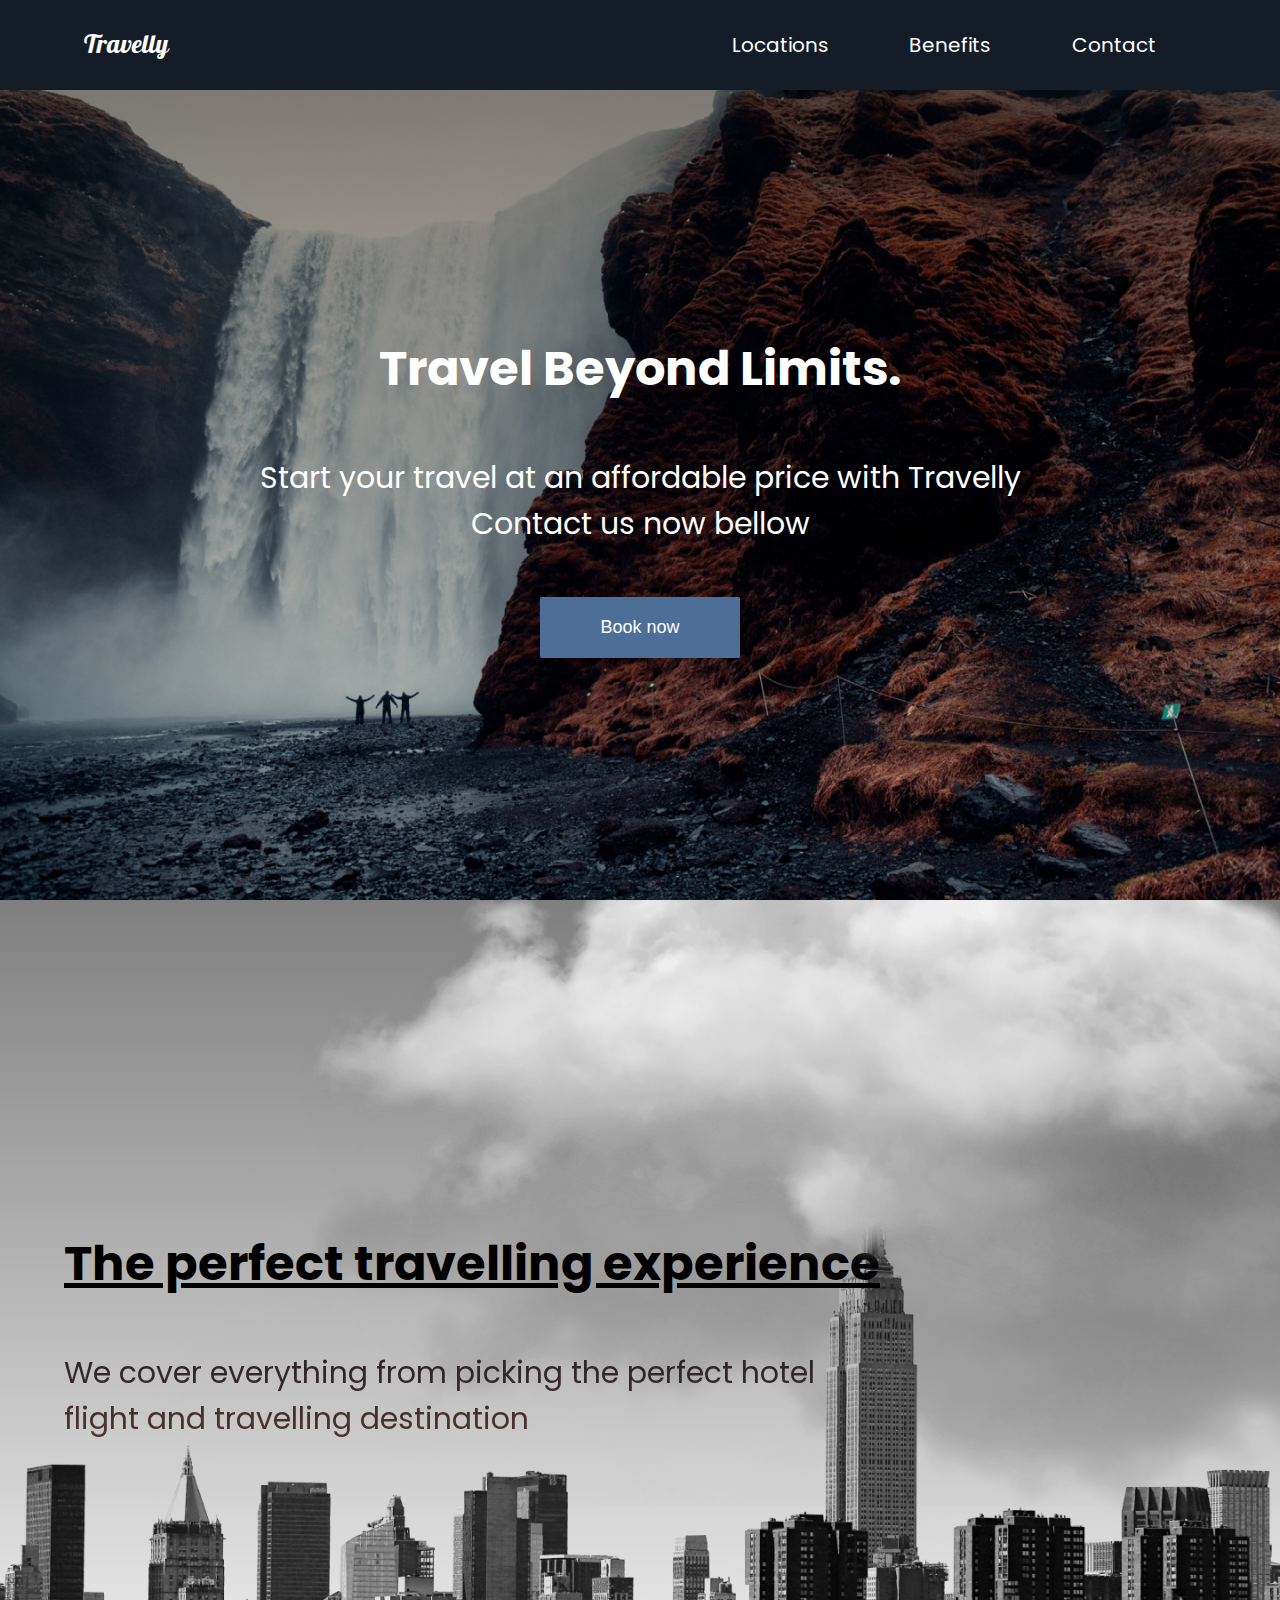
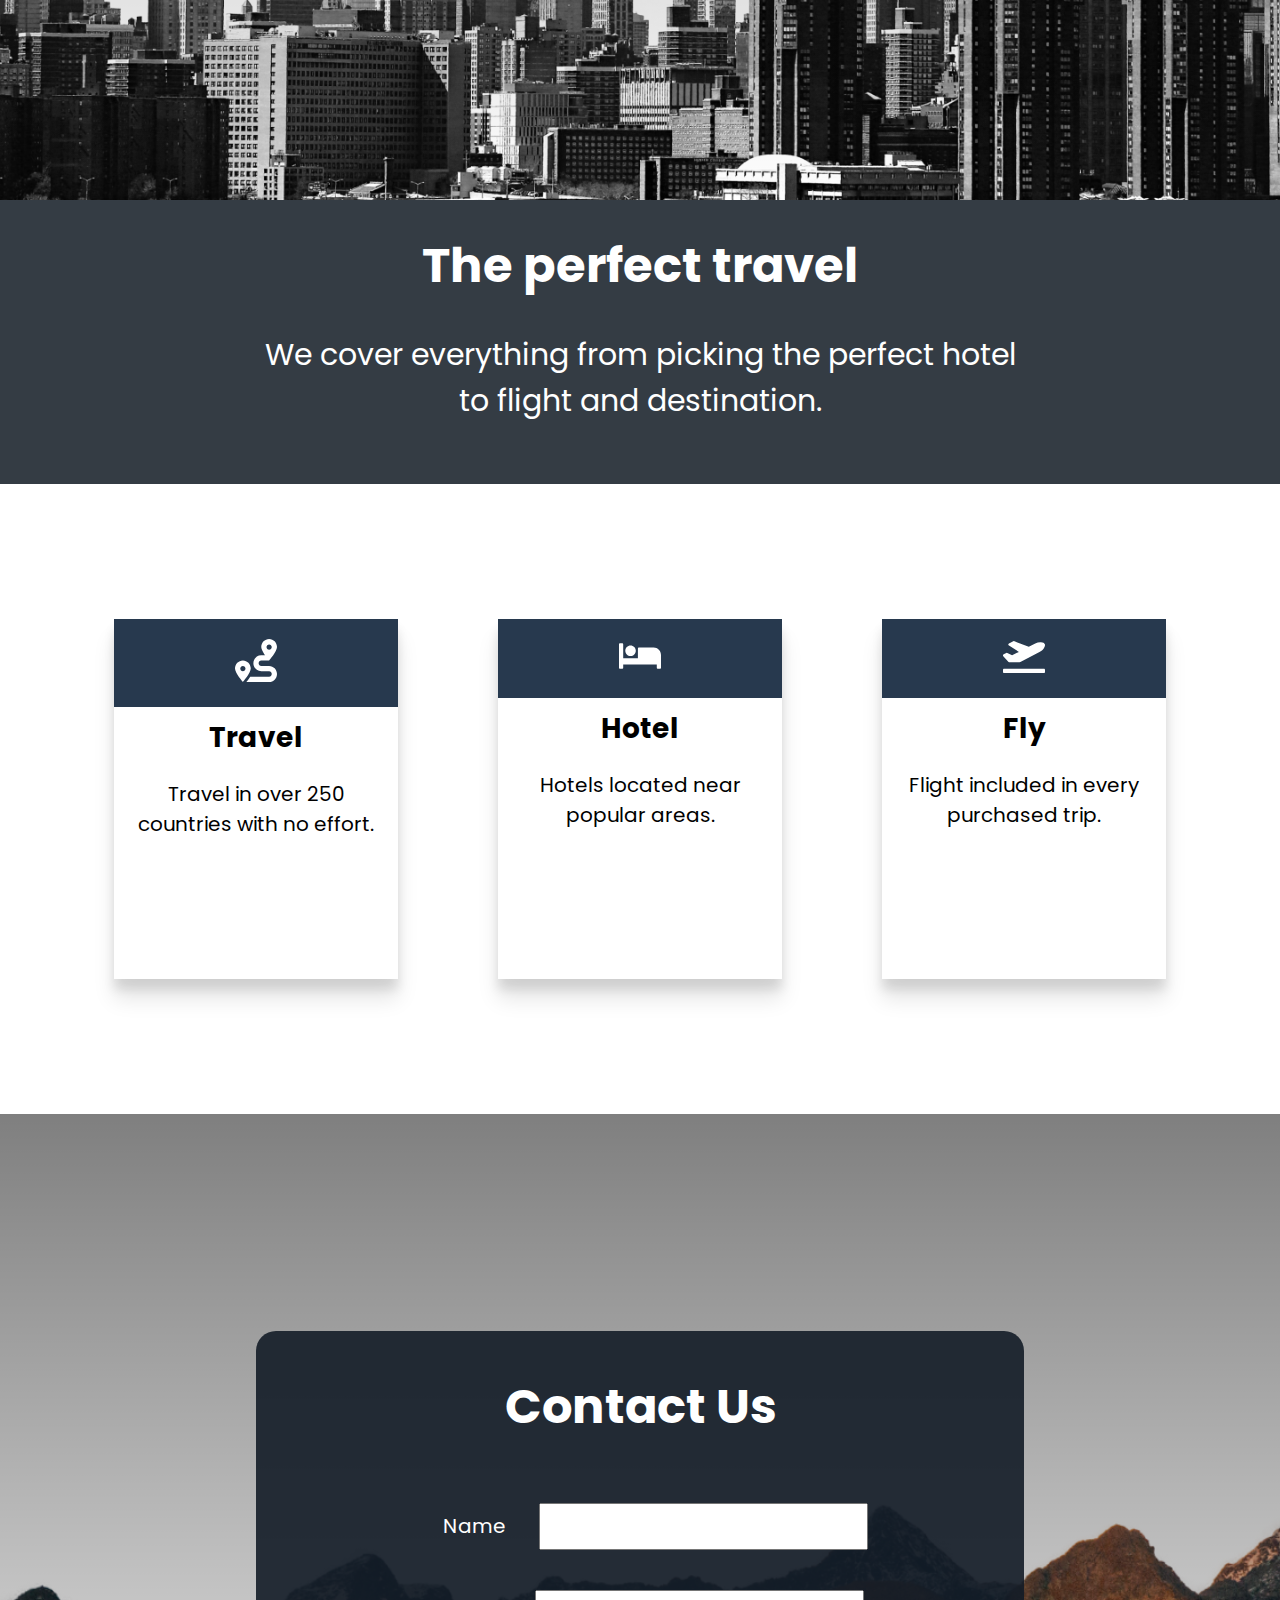
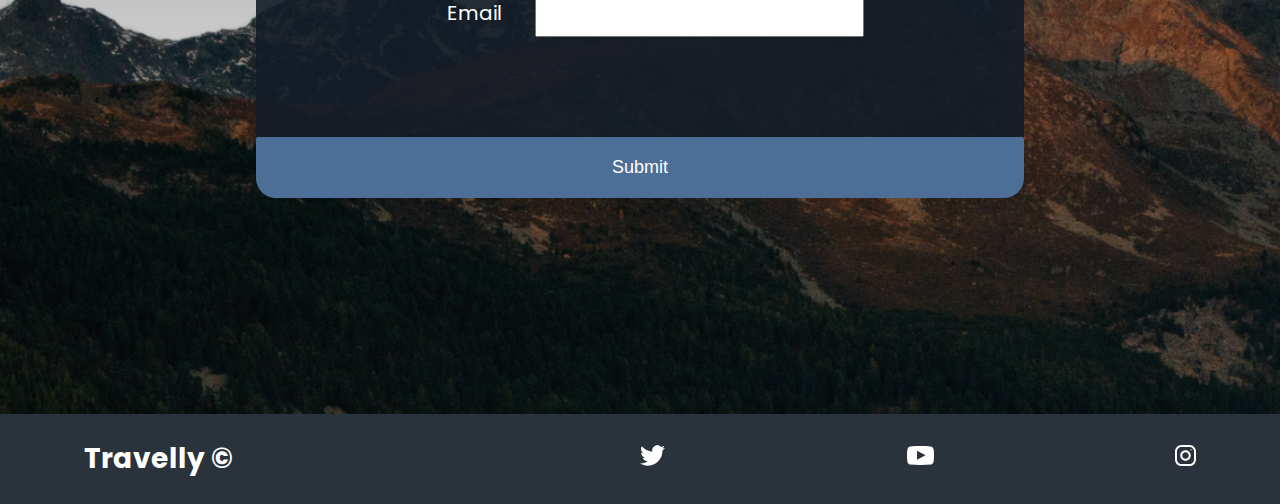
<file: index.html>
<!DOCTYPE html>
<html lang="en">
  <head>
    <meta charset="UTF-8" />
    <meta http-equiv="X-UA-Compatible" content="IE=edge" />
    <meta name="viewport" content="width=device-width, initial-scale=1.0" />
    <meta
      name="description"
      content="Travelly is a travel agency to help you book your ideal vacation"
    />
    <meta name="robots" content="index,follow" />
    <link rel="icon" href="/icons/airplane.svg" />
    <link href="https://fonts.googleapis.com/css2?family=Pattaya&family=Poppins:wght@400;500&display=swap" rel="stylesheet">
    <link rel="stylesheet" href="/style.css" />
    <title>Travelly | Travel Agency</title>
  </head>
  <body>
    <header class="main-head">
      <nav>
        <h1 id="logo">Travelly</h1>
        <ul>
          <li><a href="#locations">Locations</a></li>
          <li><a href="#benefits">Benefits</a></li>
          <li><a href="#contact">Contact</a></li>
        </ul>
      </nav>
    </header>
    <section class="hero">
      <h2>Travel Beyond Limits.</h2>
      <h3>Start your travel at an affordable price with Travelly <br />Contact us now bellow</h3>
      <button>Book now</button>
    </section>
    <section id="locations">
      <header class="locations-head">
        <h2>The perfect travelling experience</h2>
        <h3>We cover everything from picking the perfect hotel <br />flight and travelling destination</h3>
        <img src="/img/cloud.png" class="moving-cloud-1 cloud">
        <img src="/img/cloud.png" class="moving-cloud-2 cloud">
      </header>
    </section>
    <section id="benefits">
      <header class="benefits-head">
        <h2>The perfect travel</h2>
        <h3>We cover everything from picking the perfect hotel <br /> to flight and destination.</h3>
      </header>
      <div class="cards">
        <div class="card">
          <div class="card-icon">
            <img src="/icons/route-solid.svg" alt="">
          </div>
          <h4>Travel</h4>
          <p>Travel in over 250 countries with no effort.</p>
        </div>
        <div class="card">
          <div class="card-icon">
            <img src="/icons/bed-solid.svg" alt="">
          </div>
          <h4>Hotel</h4>
          <p>Hotels located near popular areas.</p>
        </div>
        <div class="card">
          <div class="card-icon">
            <img src="/icons/plane-departure-solid.svg" alt="">
          </div>  
          <h4>Fly</h4>
          <p>Flight included in every purchased trip.</p>
        </div>
      </div>
    </section>
    <section id="contact">
      <div class="form-wrapper">
        <header class="form-head">
          <h2>Contact Us</h2>
        </header>
        <form action="https://formspree.io/f/mwkaypna"
        method="POST">
          <div class="name-form">
            <label for="name">Name</label>
            <input type="text" name="name" required>
          </div>
          <div class="email-form">
            <label for="email">Email</label>
            <input type="email" required name="_replyto">
          </div>
          <button value="Send" type="submit">Submit</button>
        </form>
      </div>
    </section>
    <footer>
      <div class="footer-wrapper">
        <h5>Travelly &copy;</h5>
        <ul>
          <li>
            <a href="#"><img src="/icons/twitter.svg" alt=""></a>
          </li>
          <li>
            <a href="#"><img src="/icons/youtube.svg" alt=""></a>
          </li>
          <li>
            <a href="#"><img src="/icons/instagram.svg" alt=""></a>
          </li>
        </ul>
      </div>
    </footer>
  </body>
</html>
</file>
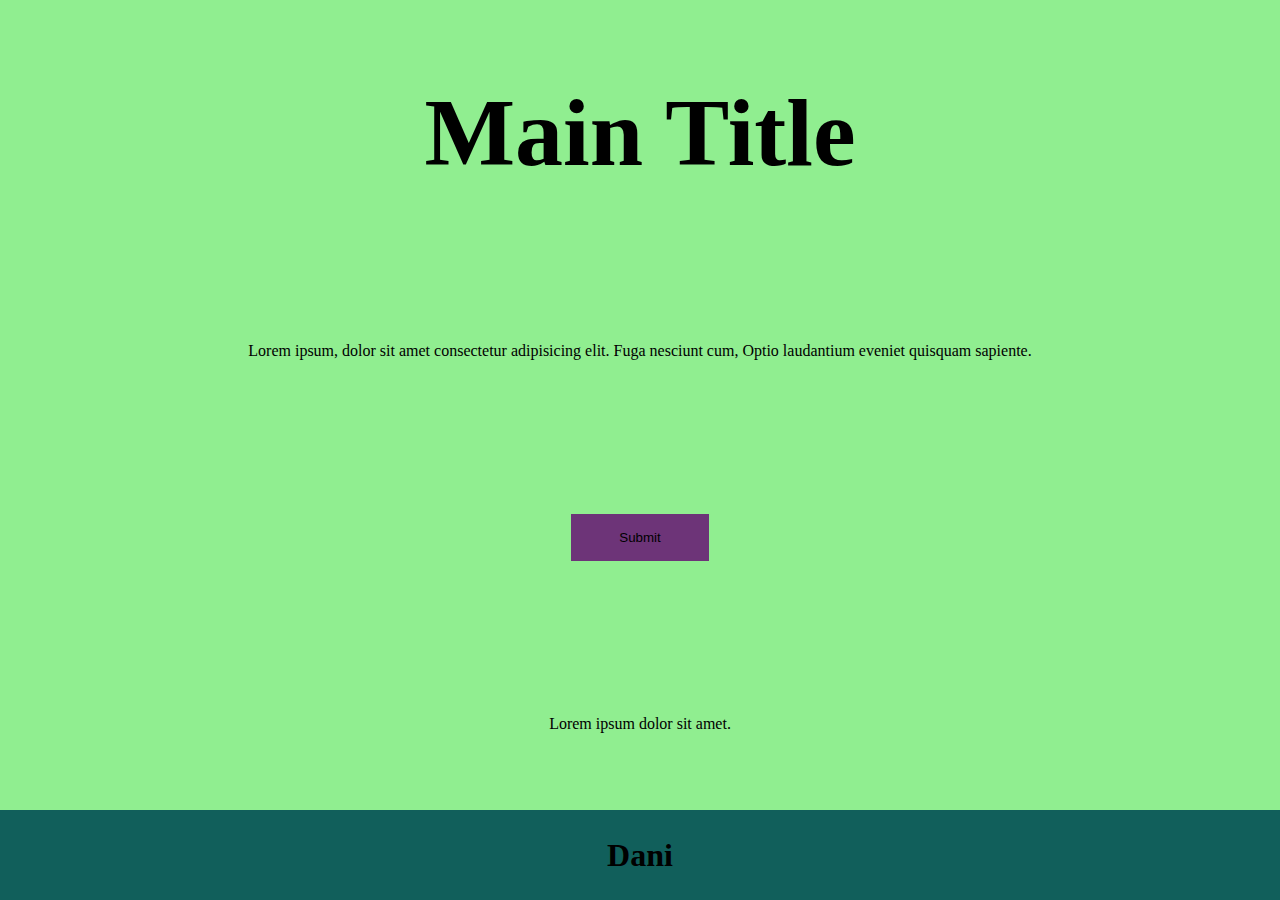
<file: BasicsofSASS/index.html>
<!DOCTYPE html>
<html lang="en">
<head>
    <meta charset="UTF-8">
    <meta http-equiv="X-UA-Compatible" content="IE=edge">
    <meta name="viewport" content="width=device-width, initial-scale=1.0">
    <link rel="stylesheet" href="./styles/style.css">
    <title>Document</title>
</head>
<body>
   <section class="introduction">
       <h2>Main Title</h2>
       <p>Lorem ipsum, dolor sit amet consectetur adipisicing elit. Fuga nesciunt cum, 
        Optio laudantium eveniet quisquam sapiente.</p>
        <button>Submit</button>
        <div class="box">
            <p>Lorem ipsum dolor sit amet.</p>
        </div>
   </section> 
   <footer>
       <h4>Dani</h4>
   </footer>
</body>
</html>
</file>
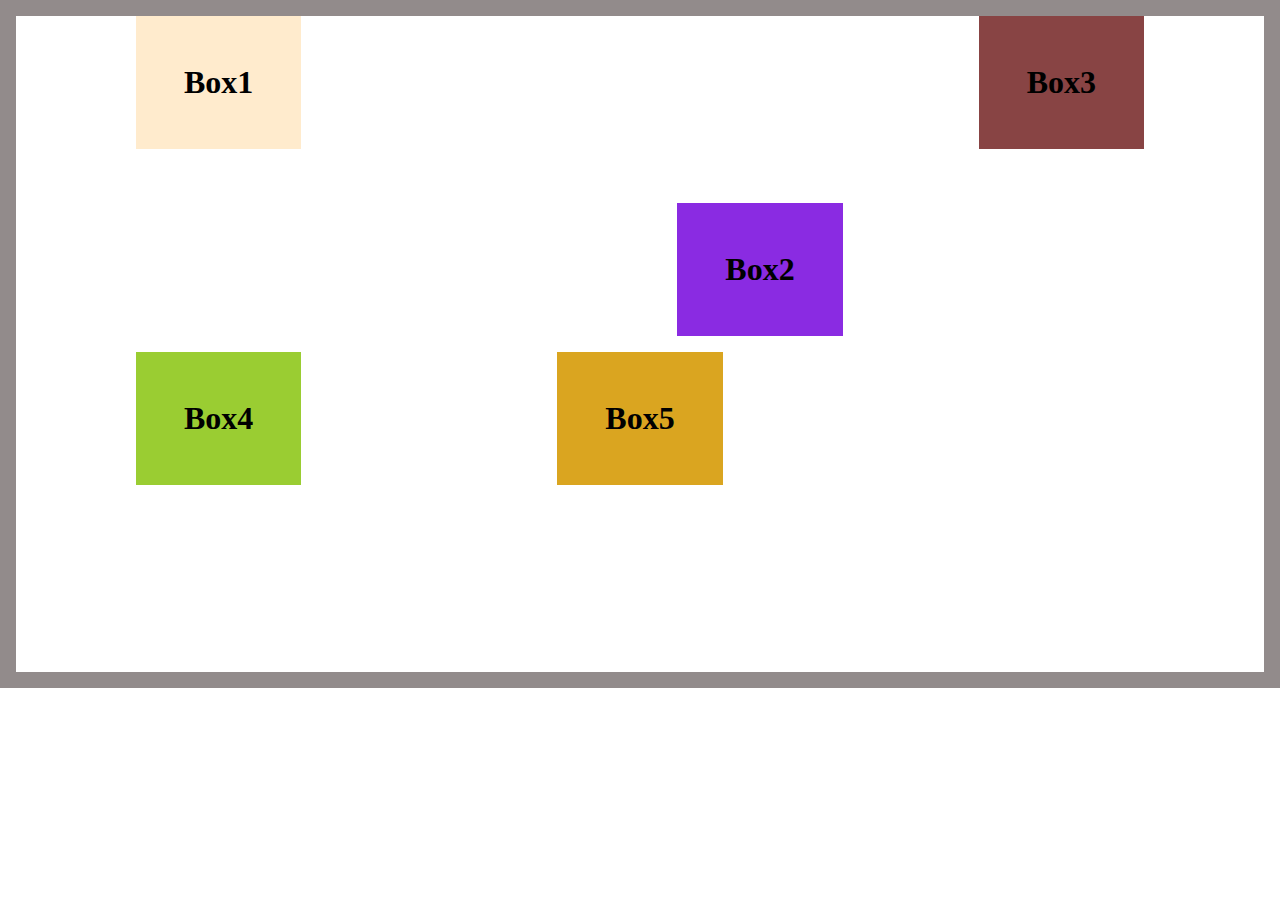
<file: CSS grid practice/index.html>
<!DOCTYPE html>
<html lang="en">
<head>
  <meta charset="UTF-8">
  <meta http-equiv="X-UA-Compatible" content="IE=edge">
  <meta name="viewport" content="width=device-width, initial-scale=1.0">
  <link rel="stylesheet" href="./style.css">
  <title>Document</title>
</head>
<body>
  <div class="boxes">
    <div class="box1 box">
      <h1>Box1</h1>
    </div>
    <div class="box2 box">
      <h1>Box2</h1>
    </div>
    <div class="box3 box">
      <h1>Box3</h1>
    </div>
    <div class="box4 box">
      <h1>Box4</h1>
    </div>
    <div class="box5 box">
      <h1>Box5</h1>
    </div>
  </div>
</body>
</html>
</file>
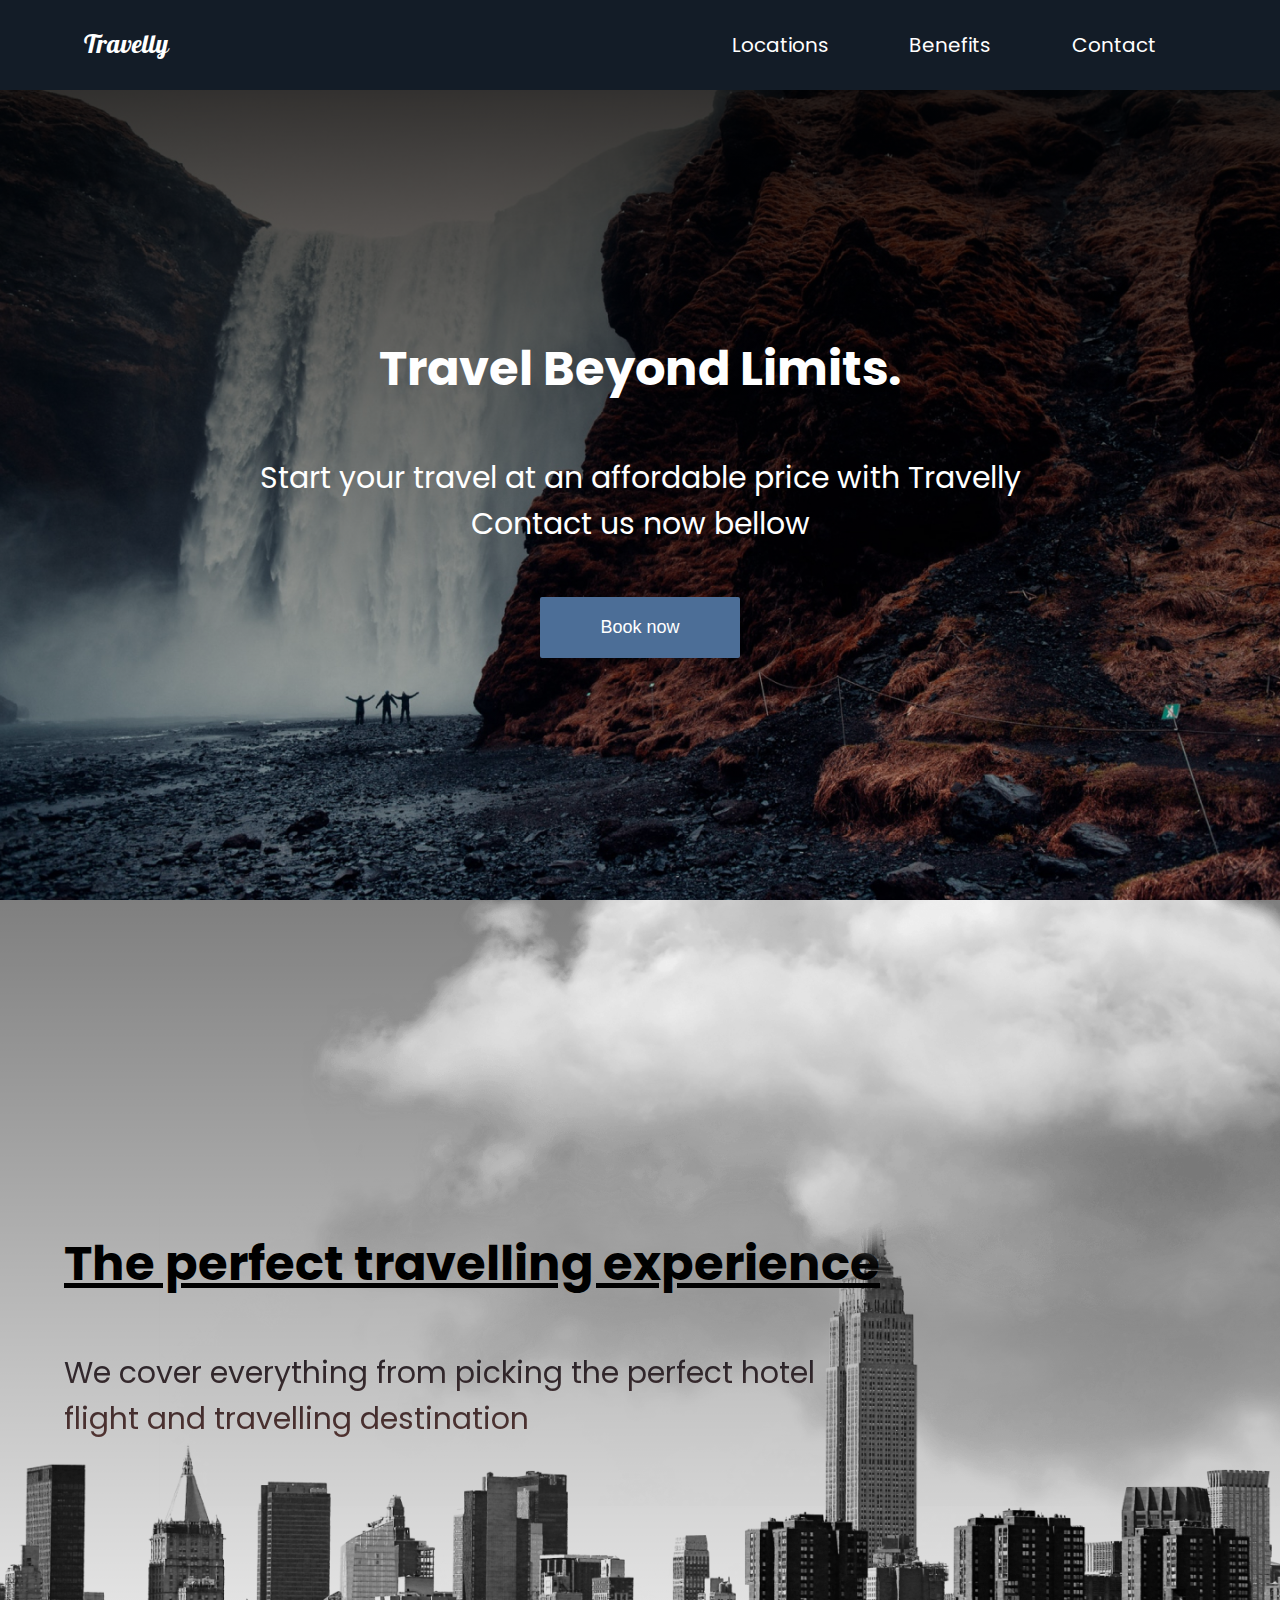
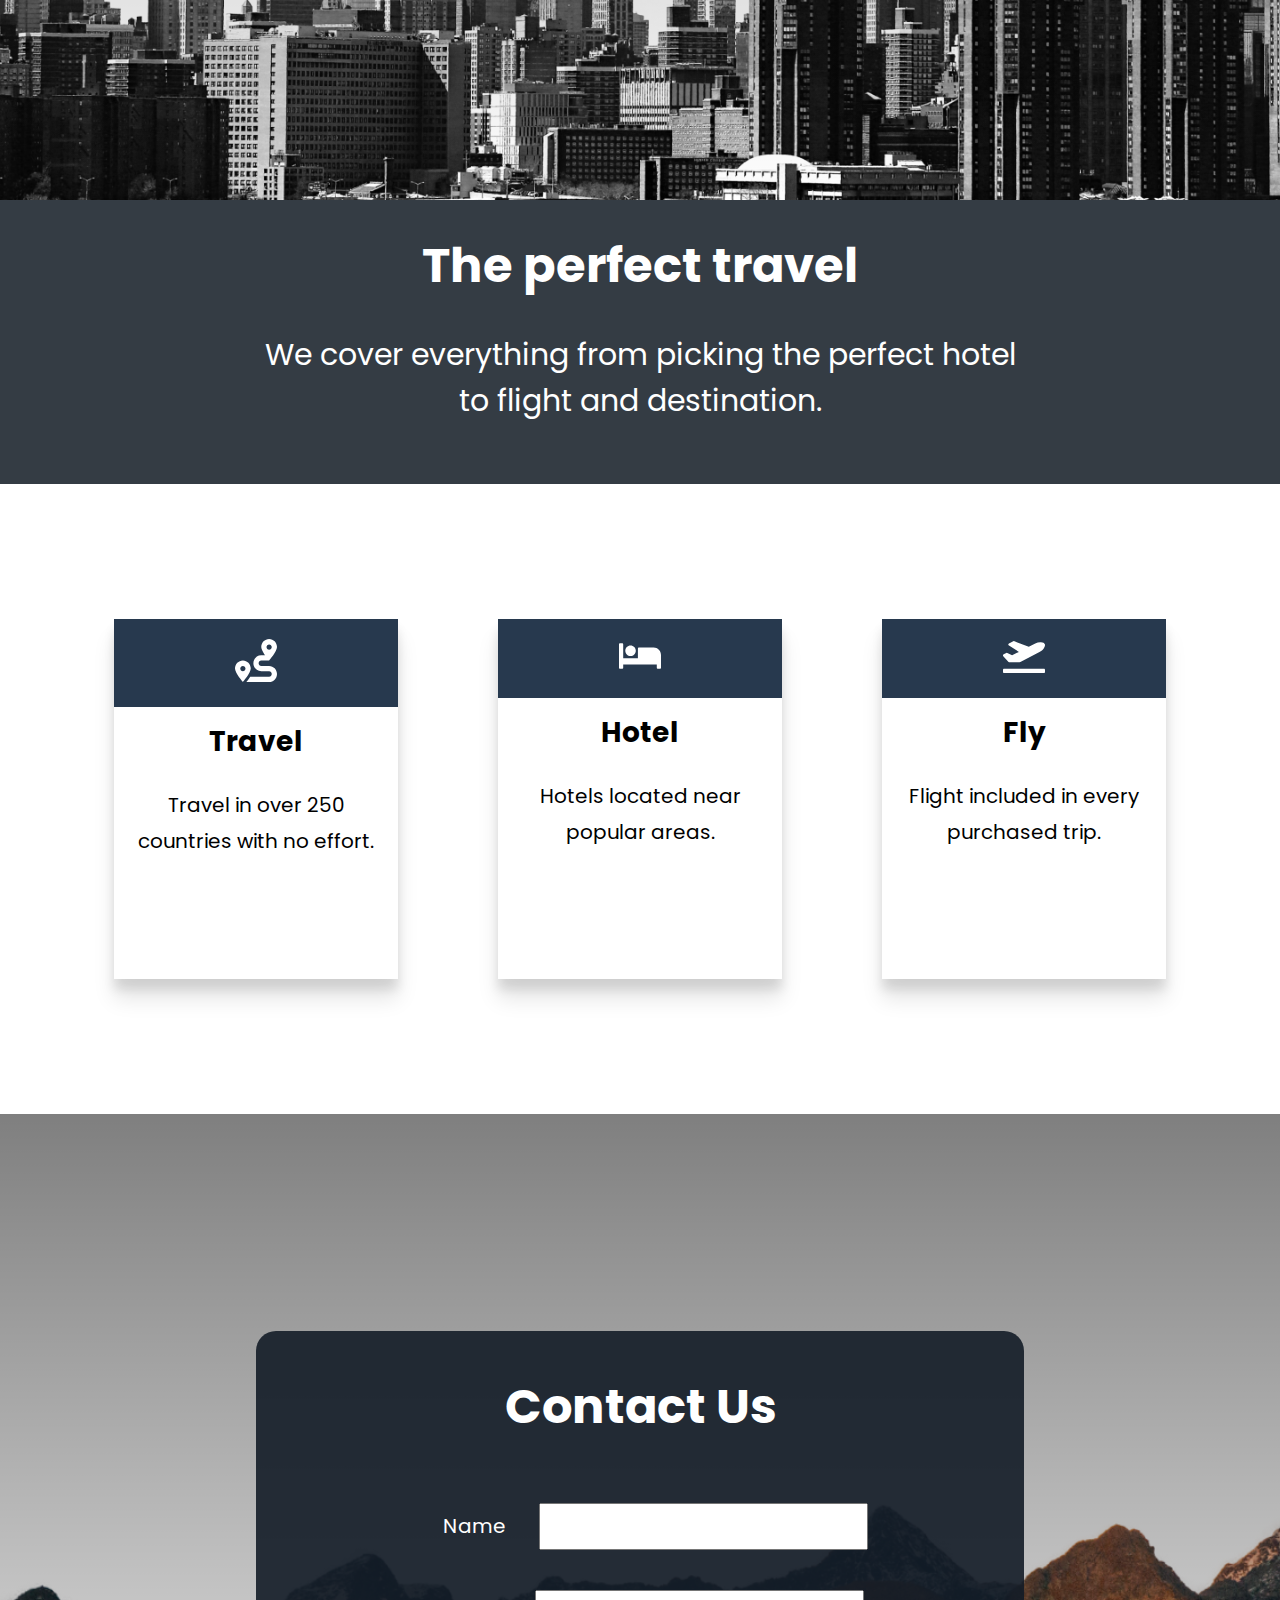
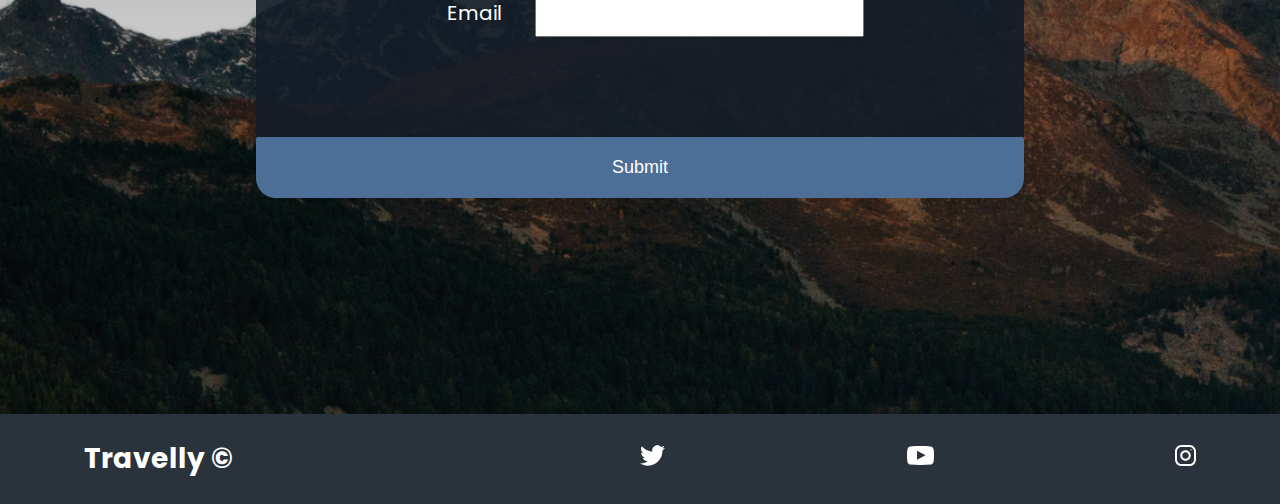
<file: TravelWebsite/index.html>
<!DOCTYPE html>
<html lang="en">
  <head>
    <meta charset="UTF-8" />
    <meta http-equiv="X-UA-Compatible" content="IE=edge" />
    <meta name="viewport" content="width=device-width, initial-scale=1.0" />
    <meta
      name="description"
      content="Travelly is a travel agency to help you book your ideal vacation"
    />
    <meta name="robots" content="index,follow" />
    <link rel="icon" href="/icons/airplane.svg" />
    <link href="https://fonts.googleapis.com/css2?family=Pattaya&family=Poppins:wght@400;500&display=swap" rel="stylesheet">
    <link rel="stylesheet" href="./styles/style.css" />
    <title>Travelly | Travel Agency</title>
  </head>
  <body>
    <header class="main-head">
      <nav>
        <h1 id="logo">Travelly</h1>
        <ul>
          <li><a href="#locations">Locations</a></li>
          <li><a href="#benefits">Benefits</a></li>
          <li><a href="#contact">Contact</a></li>
        </ul>
      </nav>
    </header>
    <main>
    <section class="hero">
      <h2>Travel Beyond Limits.</h2>
      <h3>Start your travel at an affordable price with Travelly <br />Contact us now bellow</h3>
      <button>Book now</button>
    </section>
    <section id="locations">
      <header class="locations-head">
        <h2>The perfect travelling experience</h2>
        <h3>We cover everything from picking the perfect hotel <br />flight and travelling destination</h3>
        <img src="./img/cloud.png" class="moving-cloud-1 cloud" alt="">
        <img src="/TravelWebsite/img/cloud.png" class="moving-cloud-2 cloud" alt="">
      </header>
    </section>
    <section id="benefits">
      <header class="benefits-head">
        <h2>The perfect travel</h2>
        <h3>We cover everything from picking the perfect hotel <br /> to flight and destination.</h3>
      </header>
      <div class="cards">
        <div class="card">
          <div class="card-icon">
            <img src="/TravelWebsite/icons/route-solid.svg" alt="">
          </div>
          <h4>Travel</h4>
          <p>Travel in over 250 countries with no effort.</p>
        </div>
        <div class="card">
          <div class="card-icon">
            <img src="/TravelWebsite/icons/bed-solid.svg" alt="">
          </div>
          <h4>Hotel</h4>
          <p>Hotels located near popular areas.</p>
        </div>
        <div class="card">
          <div class="card-icon">
            <img src="/TravelWebsite/icons/plane-departure-solid.svg" alt="">
          </div>  
          <h4>Fly</h4>
          <p>Flight included in every purchased trip.</p>
        </div>
      </div>
    </section>
    <section id="contact">
      <div class="form-wrapper">
        <header class="form-head">
          <h2>Contact Us</h2>
        </header>
        <form action="https://formspree.io/f/mwkaypna"
        method="POST">
          <div class="name-form">
            <label for="name">Name</label>
            <input id="name" type="text" name="name" required>
          </div>
          <div class="email-form">
            <label for="email">Email</label>
            <input id="email" type="email" required name="_replyto">
          </div>
          <button value="Send" type="submit">Submit</button>
        </form>
      </div>
    </section>
  </main>
    <footer>
      <div class="footer-wrapper">
        <h5>Travelly &copy;</h5>
        <ul>
          <li>
            <a href="#" title="twitter-social-media"><img src="/TravelWebsite/icons/twitter.svg" alt="twitter-social-media"></a>
          </li>
          <li>
            <a href="#" title="youtube-social-media"><img src="/TravelWebsite/icons/youtube.svg" alt="youtube-social-media"></a>
          </li>
          <li>
            <a href="#" title="instagram-social-media"><img src="/TravelWebsite/icons/instagram.svg" alt="instagram-social-media"></a>
          </li>
        </ul>
      </div>
    </footer>
  </body>
</html>
</file>
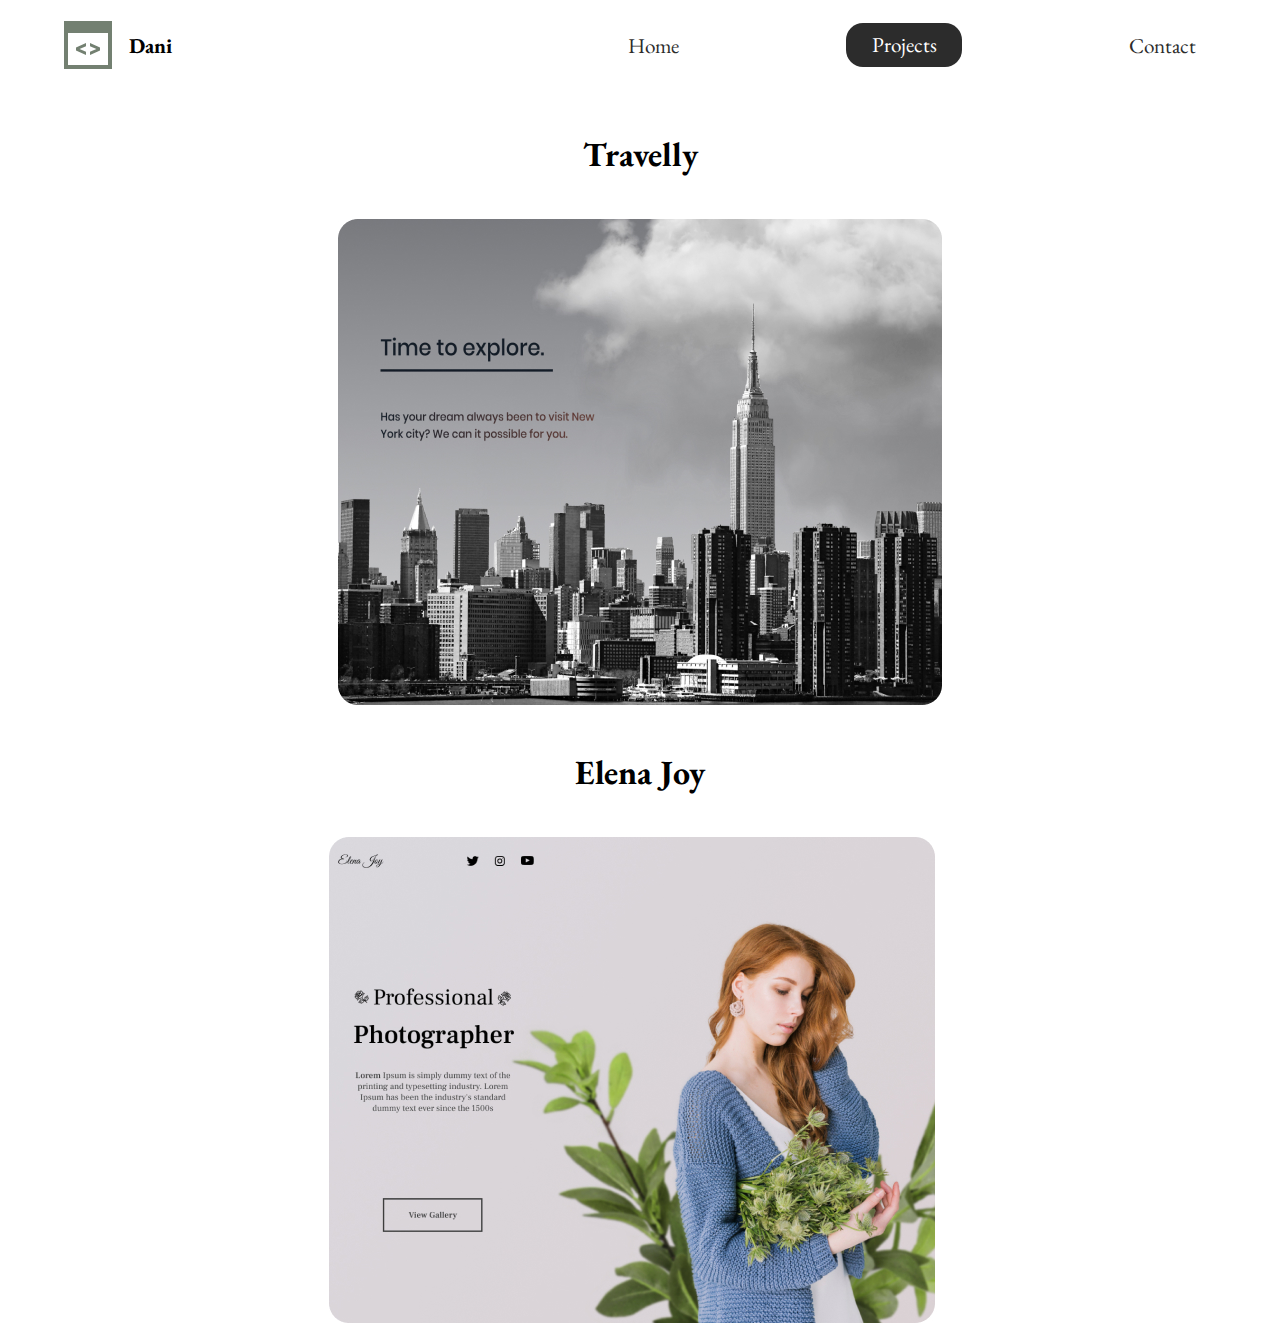
<file: Portfolio/projects/index.html>
<!DOCTYPE html>
<html lang="en">
<head>
  <meta charset="UTF-8">
  <meta http-equiv="X-UA-Compatible" content="IE=edge">
  <meta name="viewport" content="width=device-width, initial-scale=1.0">
  <meta 
    name="description"
    content="Dani is a economist went full front end web developer" >
  <meta 
    name="robots" 
    content="index, follow">
  <link href="https://fonts.googleapis.com/css2?family=EB+Garamond:ital,wght@0,400;1,500&display=swap" rel="stylesheet">
  <link rel="stylesheet" href="../Styles/style.css">
  <title>Dani | Web Developer</title>
</head>
<body>
  <header class="main-head">
    <nav>
      <div class="logo">
        <img 
          src="../icons/logo.svg" 
          alt="logo" /> 
        <h1>Dani</h1>
      </div>
      <ul>
        <li>
          <a href="../index.html">Home</a>
        </li>
        <li>
          <a class="active" href="./index.html">Projects</a>
        </li>
        <li>
          <a href="../contacts/">Contact</a>
        </li>
      </ul>
    </nav>
  </header>
  <section class="projects">
    <div class="travelly">
      <h2>Travelly</h2>
      <img src="../img/travelly.jpg" alt="travelly-project">
    </div>
    <div class="elenajoy">
      <h2>Elena Joy</h2>
      <img class="doraimg" src="../img/elena-joy.jpg" alt="elenajoy-project">
    </div>
  </section>
</body>
</html>
</file>
<file: style.css>
/* Global Styles */ 

* {
    margin: 0;
    padding: 0;
    box-sizing: border-box;
}

html {
    font-size: 62.5%;
}

body {
  font-family: 'Poppins', sans-serif;
}

h1 {
    font-size: 2.6rem;
}

li, button, label, input, p {
    font-size: 2rem;
}
h2 {
    font-size: 4.8rem;
}
h3 {
    font-size: 3rem;
    font-weight: 400;
}
h4, h5 {
    font-size: 2.8rem;
}
a {
    color: white;
    text-decoration: none;
}
button {
  padding: 2rem 6rem;
  background: #4c6e97;
  border: none;
  border-radius: 0.2rem;
  color: white;
  font-size: 1.8rem;
  cursor: pointer;
  transition: background 0.5s ease-in-out;
}
button:hover {
  background: #27394e;
}

/* Nav section with HERO */

.main-head {
    background: #131c27;
    color: white;
    position: sticky;
    top: 0px;
    z-index: 3;
}
nav {
    display: flex;
    width: 90%;
    margin: auto;
    padding: 2rem;
    min-height: 10vh;
    align-items: center;
    flex-wrap: wrap;
}
nav ul {
    display: flex;
    flex: 1 1 40rem;
    justify-content: space-around;
    align-items: center;
    list-style: none;
}
#logo {
    flex: 2 1 40rem;
    font-family: 'Pattaya', sans-serif;
    font-weight: 400;
}

.hero {
    min-height: 90vh;
    background: linear-gradient( rgba(0,0,0,0.5) , transparent),url(/img/landing-page.jpg);
    background-repeat: no-repeat;
    background-size: cover;
    background-position: center;
    color: white;
    display: flex;
    flex-direction: column;
    justify-content: center;
    align-items: center;
    text-align: center;
}
.hero h3 {
  padding: 5rem;
}

/* Locations section */

#locations {
  min-height: 100vh;
  background: linear-gradient( rgba(0,0,0,0.5) , transparent),url(/img/new-york-page.png);
  background-size: cover;
  background-position: center;
  display: flex;
  align-items: center;
  position: relative;
  overflow: hidden;
}
.locations-head {
  width: 90%;
  margin: auto;
}
.locations-head h2 {
  padding: 1rem 0rem;
  text-decoration: underline;
  text-decoration-thickness: 0.5rem ;
}
.locations-head h3 {
  padding: 4rem 0rem;
  background: linear-gradient(#131c27, #663b34);
  -webkit-background-clip: text;
  -webkit-text-fill-color: transparent;
}

.cloud {
  position: absolute;
  top: 0%;
  right: 0%;
  
}
.moving-cloud-1 {
  animation: cloudAnimation 4s infinite alternate ease-in-out;
}
.moving-cloud-2 {
  top: 20%;
  z-index: -1;
  opacity: 0.5;
  animation: cloudAnimation 4.1s infinite alternate ease-in-out;
}

@keyframes cloudAnimation {
  from{
    transform: translate(6%, -10%);
  }
  to{
    transform: translate(0%, 0%);
  }
}

/* Benefits section */

.benefits-head {
  background: #343c44;
  padding: 3rem;
  min-height: 30vh;
  display: flex;
  flex-direction: column;
  justify-content: center;
  align-items: center;
  color: white;
  text-align: center;
}

.benefits-head h3{
  padding: 3rem;
}

.cards {
  width: 90%;
  margin: auto;
  display: flex;
  min-height: 70vh;
  align-items: center;
  flex-wrap: wrap;
}

.card {
  text-align: center;
  flex: 1 1 25rem;
  min-height: 40vh;
  margin: 2rem 5rem;
  box-shadow: 0px 10px 10px rgba(0, 0, 0, 0.1), 0px 20px 20px rgba(0, 0, 0, 0.1); 
}

.cards img {
  max-width: 15%;
  margin: 2rem;
}

.card h4, p {
  padding: 1rem;
}

.card-icon {
  background:#27394e;
}

#contact {
  min-height: 100vh;
  background: linear-gradient( rgba(0,0,0,0.5) , transparent), url(/img/contact-mountain.png);
  background-size: cover;
  background-repeat: no-repeat;
  display: flex;
  align-items: center;
  justify-content: center;
}

.form-wrapper {
  background: rgba(19, 28, 39, 0.9);
  width: 60%;
  color: white;
  border-radius: 20px;
 
}

.form-head {
  text-align: center;
  padding: 4rem;
}

.name-form, .email-form {
  padding: 2rem;
  text-align: center;
}

.form-wrapper label {
  margin: 0rem 3rem;
}

.form-wrapper button {
  width: 100%;
  padding: 2rem;
  margin-top: 8rem;
  border-bottom-left-radius: 20px;
  border-bottom-right-radius: 20px;
}

.form-wrapper input {
  padding: 1rem 3rem;
}

footer {
  color: white;
  background: rgba(19, 28, 39, 0.9);
}

.footer-wrapper {
  display: flex;
  padding: 2rem;
  width: 90%;
  margin: auto;
  align-items: center;
  min-height: 10vh;
  flex-wrap: wrap;
}

footer h5 {
  flex: 1 1 40rem;
}

footer ul {
  display: flex;
  list-style: none;
  flex: 1 1 40rem;
  justify-content: space-between;
  align-items: center;
}




/* Media query */

@media screen and (max-width: 932px) {
  html {
    font-size: 45%;
  }
  nav {
    text-align: center;
  }
  #logo {
    padding: 2rem;
  }
  .cloud{
    height: 40rem;
    pointer-events: none;
  }
  .moving-cloud-1 {
    z-index: -1;
  }
  .moving-cloud-2 {
    z-index: -2;
  }
  .locations-head h3 {
    background: rgba(19, 28, 39, 0.9) ;
    -webkit-text-fill-color: white;
  }
  .form-wrapper {
    width: 100%;
  }
  
  footer {
    text-align: center;
  }
  
  footer h5 {
    padding-bottom: 3rem;
  }
}
</file>
<file: BasicsofSASS/styles/style.css>
* {
  margin: 0;
  padding: 0;
  -webkit-box-sizing: border-box;
          box-sizing: border-box;
}

.introduction {
  min-height: 90vh;
  display: -webkit-box;
  display: -ms-flexbox;
  display: flex;
  -ms-flex-pack: distribute;
      justify-content: space-around;
  -webkit-box-align: center;
      -ms-flex-align: center;
          align-items: center;
  -webkit-box-orient: vertical;
  -webkit-box-direction: normal;
      -ms-flex-direction: column;
          flex-direction: column;
  background: lightgreen;
}

.introduction h2 {
  font-size: 6rem;
}

.introduction button {
  border: none;
  background: #6d3478;
  padding: 1rem 3rem;
  -webkit-transition: all 1s ease;
  transition: all 1s ease;
  cursor: pointer;
}

.introduction button:hover {
  background: lightblue;
}

footer {
  min-height: 10vh;
  display: -webkit-box;
  display: -ms-flexbox;
  display: flex;
  -webkit-box-pack: center;
      -ms-flex-pack: center;
          justify-content: center;
  -webkit-box-align: center;
      -ms-flex-align: center;
          align-items: center;
  -webkit-box-orient: horizontal;
  -webkit-box-direction: normal;
      -ms-flex-direction: row;
          flex-direction: row;
  background: #115f5b;
}

footer h4 {
  font-size: 2rem;
}
/*# sourceMappingURL=style.css.map */
</file>
<file: CSS grid practice/style.css>
* {
    margin: 0;
    padding: 0;
    box-sizing: border-box;
}
.boxes {
    border: 1rem solid rgb(146, 139, 139);
}
.box {
    padding: 3rem;
}
.box1 {
    background: blanchedalmond;
}
.box2 {
    background: blueviolet;
    justify-self: end;
    align-self: end;
}
.box3 {
    background: rgb(136, 68, 68);
    grid-column: 3/4;
    grid-row: 1/3;
}
.box4 {
    background: yellowgreen;
   
}
.box5 {
    background: goldenrod;
    
}

/* Parent */

.boxes {
    display: grid;
    grid-template-columns: repeat(3, 1fr);
    grid-template-rows: 20rem 20rem;
    grid-gap: 1rem;
    justify-items: center;
    align-items: start;
}
</file>
<file: TravelWebsite/styles/style.css>
/* Global Styles */ 

* {
    margin: 0;
    padding: 0;
    box-sizing: border-box;
}

html {
    font-size: 62.5%;
}

body {
  font-family: 'Poppins', sans-serif;
}

h1 {
    font-size: 2.6rem;
}

li, button, label, input, p {
    font-size: 2rem;
}
h2 {
    font-size: 4.8rem;
}
h3 {
    font-size: 3rem;
    font-weight: 400;
}
h4, h5 {
    font-size: 2.8rem;
}
a {
    color: white;
    text-decoration: none;
}
button {
  padding: 2rem 6rem;
  background: #4c6e97;
  border: none;
  border-radius: 0.2rem;
  color: white;
  font-size: 1.8rem;
  cursor: pointer;
  transition: background 0.5s ease-in-out;
}
button:hover {
  background: #27394e;
}

/* Nav section with HERO */

.main-head {
    background: #131c27;
    color: white;
    position: sticky;
    top: 0px;
    z-index: 3;
}
nav {
    display: flex;
    width: 90%;
    margin: auto;
    padding: 2rem;
    min-height: 10vh;
    align-items: center;
    flex-wrap: wrap;
}
nav ul {
    display: flex;
    flex: 1 1 40rem;
    justify-content: space-around;
    align-items: center;
    list-style: none;
}
#logo {
    flex: 2 1 40rem;
    font-family: 'Pattaya', sans-serif;
    font-weight: 400;
}

.hero {
    min-height: 90vh;
    background: linear-gradient( rgba(0,0,0,0.8) , transparent),url(/TravelWebsite/img/landing-page.jpg);
    background-repeat: no-repeat;
    background-size: cover;
    background-position: center;
    color: white;
    display: flex;
    flex-direction: column;
    justify-content: center;
    align-items: center;
    text-align: center;
}
.hero h3 {
  padding: 5rem;
}

/* Locations section */

#locations {
  min-height: 100vh;
  background: linear-gradient( rgba(0,0,0,0.5) , transparent),url(/TravelWebsite/img/new-york-page.png);
  background-size: cover;
  background-position: center;
  display: flex;
  align-items: center;
  position: relative;
  overflow: hidden;
}
.locations-head {
  width: 90%;
  margin: auto;
}
.locations-head h2 {
  padding: 1rem 0rem;
  text-decoration: underline;
  text-decoration-thickness: 0.5rem ;
}
.locations-head h3 {
  padding: 4rem 0rem;
  background: linear-gradient(#131c27, #663b34);
  -webkit-background-clip: text;
  -webkit-text-fill-color: transparent;
}

.cloud {
  position: absolute;
  top: 0%;
  right: 0%;
  
}
.moving-cloud-1 {
  animation: cloudAnimation 4s infinite alternate ease-in-out;
}
.moving-cloud-2 {
  top: 20%;
  z-index: -1;
  opacity: 0.5;
  animation: cloudAnimation 4.1s infinite alternate ease-in-out;
}

@keyframes cloudAnimation {
  from{
    transform: translate(6%, -10%);
  }
  to{
    transform: translate(0%, 0%);
  }
}

/* Benefits section */

.benefits-head {
  background: #343c44;
  padding: 3rem;
  min-height: 30vh;
  display: flex;
  flex-direction: column;
  justify-content: center;
  align-items: center;
  color: white;
  text-align: center;
}

.benefits-head h3{
  padding: 3rem;
}

.cards {
  width: 90%;
  margin: auto;
  display: flex;
  min-height: 70vh;
  align-items: center;
  flex-wrap: wrap;
}

.card {
  text-align: center;
  flex: 1 1 25rem;
  min-height: 40vh;
  margin: 2rem 5rem;
  box-shadow: 0px 10px 10px rgba(0, 0, 0, 0.1), 0px 20px 20px rgba(0, 0, 0, 0.1); 
}

.cards img {
  max-width: 15%;
  margin: 2rem;
}

.card h4, p {
  padding: 1rem;
  line-height: 1.8;
}

.card-icon {
  background:#27394e;
}

#contact {
  min-height: 100vh;
  background: linear-gradient( rgba(0,0,0,0.5) , transparent), url(/TravelWebsite/img/contact-mountain.png);
  background-size: cover;
  background-repeat: no-repeat;
  display: flex;
  align-items: center;
  justify-content: center;
}

.form-wrapper {
  background: rgba(19, 28, 39, 0.9);
  width: 60%;
  color: white;
  border-radius: 20px;
 
}

.form-head {
  text-align: center;
  padding: 4rem;
}

.name-form, .email-form {
  padding: 2rem;
  text-align: center;
}

.form-wrapper label {
  margin: 0rem 3rem;
}

.form-wrapper button {
  width: 100%;
  padding: 2rem;
  margin-top: 8rem;
  border-bottom-left-radius: 20px;
  border-bottom-right-radius: 20px;
}

.form-wrapper input {
  padding: 1rem 3rem;
}

footer {
  color: white;
  background: rgba(19, 28, 39, 0.9);
}

.footer-wrapper {
  display: flex;
  padding: 2rem;
  width: 90%;
  margin: auto;
  align-items: center;
  min-height: 10vh;
  flex-wrap: wrap;
}

footer h5 {
  flex: 1 1 40rem;
}

footer ul {
  display: flex;
  list-style: none;
  flex: 1 1 40rem;
  justify-content: space-between;
  align-items: center;
}

button:focus {
  background: #27394e;
  outline-style: solid;
  outline-color: cornflowerblue;
}




/* Media query */

@media screen and (max-width: 932px) {
  html {
    font-size: 45%;
  }
  nav {
    text-align: center;
  }
  #logo {
    padding: 2rem;
  }
  .cloud{
    height: 40rem;
    pointer-events: none;
  }
  .moving-cloud-1 {
    z-index: -1;
  }
  .moving-cloud-2 {
    z-index: -2;
  }
  .locations-head h3 {
    background: rgba(19, 28, 39, 0.9) ;
    -webkit-text-fill-color: white;
  }
  .form-wrapper {
    width: 100%;
  }
  
  footer {
    text-align: center;
  }
  
  footer h5 {
    padding-bottom: 3rem;
  }
}
</file>
<file: Portfolio/Styles/style.css>
* {
  margin: 0;
  padding: 0;
  -webkit-box-sizing: border-box;
          box-sizing: border-box;
}

html {
  font-size: 62.5%;
}

body {
  font-family: 'EB Garamond', serif;
}

h1 {
  font-size: 2.5rem;
}

li, button, label, input, a, p {
  font-size: 2.5rem;
}

h2 {
  font-size: 4rem;
}

h3 {
  font-size: 2.5rem;
}

h4, h5 {
  font-size: 2rem;
}

ul {
  list-style: none;
}

a {
  text-decoration: none;
  color: #2c2c2c;
}

.main-head {
  width: 95%;
  margin: 0 0 0 auto;
}

nav {
  display: -webkit-box;
  display: -ms-flexbox;
  display: flex;
  -webkit-box-pack: justify;
      -ms-flex-pack: justify;
          justify-content: space-between;
  -webkit-box-align: center;
      -ms-flex-align: center;
          align-items: center;
  -webkit-box-orient: horizontal;
  -webkit-box-direction: normal;
      -ms-flex-direction: row;
          flex-direction: row;
  min-height: 10vh;
  width: 60%;
  -ms-flex-wrap: wrap;
      flex-wrap: wrap;
}

nav .logo {
  display: -webkit-box;
  display: -ms-flexbox;
  display: flex;
  -webkit-box-pack: start;
      -ms-flex-pack: start;
          justify-content: flex-start;
  -webkit-box-align: center;
      -ms-flex-align: center;
          align-items: center;
  -webkit-box-orient: horizontal;
  -webkit-box-direction: normal;
      -ms-flex-direction: row;
          flex-direction: row;
  -webkit-box-flex: 1;
      -ms-flex: 1 1 10rem;
          flex: 1 1 10rem;
}

nav .logo h1 {
  margin: 2rem;
}

nav ul {
  display: -webkit-box;
  display: -ms-flexbox;
  display: flex;
  -ms-flex-pack: distribute;
      justify-content: space-around;
  -webkit-box-align: center;
      -ms-flex-align: center;
          align-items: center;
  -webkit-box-orient: horizontal;
  -webkit-box-direction: normal;
      -ms-flex-direction: row;
          flex-direction: row;
  -webkit-box-flex: 1;
      -ms-flex: 1 1 40rem;
          flex: 1 1 40rem;
}

.intro {
  min-height: 90vh;
  width: 90%;
  margin: auto;
  -ms-flex-wrap: wrap;
      flex-wrap: wrap;
  display: -webkit-box;
  display: -ms-flexbox;
  display: flex;
  -webkit-box-pack: justify;
      -ms-flex-pack: justify;
          justify-content: space-between;
  -webkit-box-align: center;
      -ms-flex-align: center;
          align-items: center;
  -webkit-box-orient: horizontal;
  -webkit-box-direction: normal;
      -ms-flex-direction: row;
          flex-direction: row;
}

.intro h2 {
  font-size: 8rem;
  padding-top: 2rem;
  background: -webkit-gradient(linear, left top, right top, from(#38D3A4), to(#0B3918));
  background: linear-gradient(left, #38D3A4, #0B3918);
  -webkit-background-clip: text;
  -webkit-text-fill-color: transparent;
  display: inline-block;
}

.intro h3 {
  font-size: 6rem;
  padding: 2rem 0rem;
}

.intro p {
  padding-top: 2rem;
  color: #2c2c2c;
}

.splash {
  position: absolute;
  top: 0%;
  right: 0%;
  height: 100%;
  z-index: -1;
}

.intro-social {
  margin-top: 4rem;
}

.intro-social a {
  margin-right: 5rem;
}

.active {
  background: #2c2c2c;
  color: white;
  padding: 1rem 3rem;
  border-radius: 2rem;
}

.intro-text,
.intro-images {
  -webkit-box-flex: 1;
      -ms-flex: 1 1 40rem;
          flex: 1 1 40rem;
}

#Smoke {
  -webkit-animation: smoke 7s ease-out infinite normal;
          animation: smoke 7s ease-out infinite normal;
}

#Head {
  -webkit-animation: head 2s ease-in-out infinite alternate;
          animation: head 2s ease-in-out infinite alternate;
  -webkit-transform-origin: center;
          transform-origin: center;
}

#Body {
  -webkit-animation: body 3s ease-in-out infinite alternate;
          animation: body 3s ease-in-out infinite alternate;
}

#clock-arrow {
  -webkit-animation: arrow 3s linear infinite;
          animation: arrow 3s linear infinite;
  transform-box: fill-box;
  -webkit-transform-origin: bottom;
          transform-origin: bottom;
}

@-webkit-keyframes smoke {
  0% {
    -webkit-transform: translateY(50%);
            transform: translateY(50%);
    opacity: 1;
  }
  50% {
    -webkit-transform: translateY(0%);
            transform: translateY(0%);
    opacity: 0.9;
  }
  100% {
    -webkit-transform: translateY(-5%);
            transform: translateY(-5%);
    opacity: -1;
  }
}

@keyframes smoke {
  0% {
    -webkit-transform: translateY(50%);
            transform: translateY(50%);
    opacity: 1;
  }
  50% {
    -webkit-transform: translateY(0%);
            transform: translateY(0%);
    opacity: 0.9;
  }
  100% {
    -webkit-transform: translateY(-5%);
            transform: translateY(-5%);
    opacity: -1;
  }
}

@-webkit-keyframes head {
  from {
    -webkit-transform: rotateZ(1deg);
            transform: rotateZ(1deg);
  }
  to {
    -webkit-transform: rotateZ(-1deg);
            transform: rotateZ(-1deg);
  }
}

@keyframes head {
  from {
    -webkit-transform: rotateZ(1deg);
            transform: rotateZ(1deg);
  }
  to {
    -webkit-transform: rotateZ(-1deg);
            transform: rotateZ(-1deg);
  }
}

@-webkit-keyframes body {
  from {
    -webkit-transform: translateY(0.5rem);
            transform: translateY(0.5rem);
  }
  to {
    -webkit-transform: translateY(0rem);
            transform: translateY(0rem);
  }
}

@keyframes body {
  from {
    -webkit-transform: translateY(0.5rem);
            transform: translateY(0.5rem);
  }
  to {
    -webkit-transform: translateY(0rem);
            transform: translateY(0rem);
  }
}

@-webkit-keyframes arrow {
  from {
    -webkit-transform: rotateZ(0deg);
            transform: rotateZ(0deg);
  }
  to {
    -webkit-transform: rotateZ(360deg);
            transform: rotateZ(360deg);
  }
}

@keyframes arrow {
  from {
    -webkit-transform: rotateZ(0deg);
            transform: rotateZ(0deg);
  }
  to {
    -webkit-transform: rotateZ(360deg);
            transform: rotateZ(360deg);
  }
}

.projects {
  width: 90%;
  margin: auto;
  min-height: 90vh;
  display: -webkit-box;
  display: -ms-flexbox;
  display: flex;
  -webkit-box-pack: justify;
      -ms-flex-pack: justify;
          justify-content: space-between;
  -webkit-box-align: center;
      -ms-flex-align: center;
          align-items: center;
  -webkit-box-orient: horizontal;
  -webkit-box-direction: normal;
      -ms-flex-direction: row;
          flex-direction: row;
  text-align: center;
  -ms-flex-wrap: wrap;
      flex-wrap: wrap;
}

.projects h2 {
  margin: 5rem;
}

.travelly,
.elenajoy {
  -webkit-box-flex: 1;
      -ms-flex: 1 1 40rem;
          flex: 1 1 40rem;
}

.form-section {
  min-height: 80vh;
  display: -webkit-box;
  display: -ms-flexbox;
  display: flex;
  -webkit-box-pack: center;
      -ms-flex-pack: center;
          justify-content: center;
  -webkit-box-align: center;
      -ms-flex-align: center;
          align-items: center;
  -webkit-box-orient: horizontal;
  -webkit-box-direction: normal;
      -ms-flex-direction: row;
          flex-direction: row;
  margin-top: 3rem;
}

.form-section form {
  padding: 3rem 10rem;
  -webkit-box-shadow: 0px 10px 10px rgba(0, 0, 0, 0.2), 0px 20px 40px rgba(0, 0, 0, 0.2);
          box-shadow: 0px 10px 10px rgba(0, 0, 0, 0.2), 0px 20px 40px rgba(0, 0, 0, 0.2);
  display: -webkit-box;
  display: -ms-flexbox;
  display: flex;
  -webkit-box-pack: center;
      -ms-flex-pack: center;
          justify-content: center;
  -webkit-box-align: center;
      -ms-flex-align: center;
          align-items: center;
  -webkit-box-orient: vertical;
  -webkit-box-direction: normal;
      -ms-flex-direction: column;
          flex-direction: column;
  border-radius: 2rem;
}

.form-section input,
.form-section textarea {
  margin: 2rem;
}

.form-section input:focus,
.form-section textarea:focus {
  outline: 2px solid black;
}

.form-section textarea {
  font-family: 'EB Garamond', sans-serif;
}

.form-section button {
  width: 100%;
  padding: 2rem;
  background: #227e62;
  color: white;
}

.form-section button:focus {
  background: royalblue;
}

footer {
  background: #227e62;
  color: white;
  min-height: 6.5vh;
  padding: 0% 5%;
  display: -webkit-box;
  display: -ms-flexbox;
  display: flex;
  -webkit-box-pack: start;
      -ms-flex-pack: start;
          justify-content: flex-start;
  -webkit-box-align: center;
      -ms-flex-align: center;
          align-items: center;
  -webkit-box-orient: horizontal;
  -webkit-box-direction: normal;
      -ms-flex-direction: row;
          flex-direction: row;
}

footer ul {
  -webkit-box-flex: 1;
      -ms-flex: 1 1 40rem;
          flex: 1 1 40rem;
  display: -webkit-box;
  display: -ms-flexbox;
  display: flex;
  -ms-flex-pack: distribute;
      justify-content: space-around;
  -webkit-box-align: center;
      -ms-flex-align: center;
          align-items: center;
  -webkit-box-orient: horizontal;
  -webkit-box-direction: normal;
      -ms-flex-direction: row;
          flex-direction: row;
}

footer h4 {
  -webkit-box-flex: 1;
      -ms-flex: 1 1 40rem;
          flex: 1 1 40rem;
}

@media screen and (max-width: 1332px) {
  html {
    font-size: 53%;
  }
  .splash {
    display: none;
  }
  svg {
    width: 80%;
  }
  nav {
    width: 100%;
  }
}

@media screen and (max-width: 754px) {
  html {
    font-size: 45%;
  }
  svg {
    height: 60%;
  }
  .main-head {
    width: 97%;
  }
  nav .logo {
    display: -webkit-box;
    display: -ms-flexbox;
    display: flex;
    -webkit-box-pack: center;
        -ms-flex-pack: center;
            justify-content: center;
    -webkit-box-align: center;
        -ms-flex-align: center;
            align-items: center;
    -webkit-box-orient: vertical;
    -webkit-box-direction: normal;
        -ms-flex-direction: column;
            flex-direction: column;
    -webkit-box-flex: 1;
        -ms-flex: 1 1 20rem;
            flex: 1 1 20rem;
    margin-top: 2rem;
  }
  nav ul {
    -webkit-box-flex: 1;
        -ms-flex: 1 1 60rem;
            flex: 1 1 60rem;
    margin: 2rem 0rem;
  }
  .intro-images {
    text-align: center;
  }
  .intro-text {
    margin-top: 5rem;
    text-align: center;
  }
  .intro-social {
    display: -webkit-box;
    display: -ms-flexbox;
    display: flex;
    -webkit-box-pack: center;
        -ms-flex-pack: center;
            justify-content: center;
    -webkit-box-align: center;
        -ms-flex-align: center;
            align-items: center;
    -webkit-box-orient: horizontal;
    -webkit-box-direction: normal;
        -ms-flex-direction: row;
            flex-direction: row;
  }
  .intro-social a {
    margin: 2rem;
  }
  .travelly,
  .elenajoy {
    -webkit-box-flex: 1;
        -ms-flex: 1 1 50rem;
            flex: 1 1 50rem;
  }
  .travelly img,
  .elenajoy img {
    width: 100%;
    height: 100%;
  }
  form {
    padding: 0rem;
    width: 100%;
  }
}
/*# sourceMappingURL=style.css.map */
</file>
